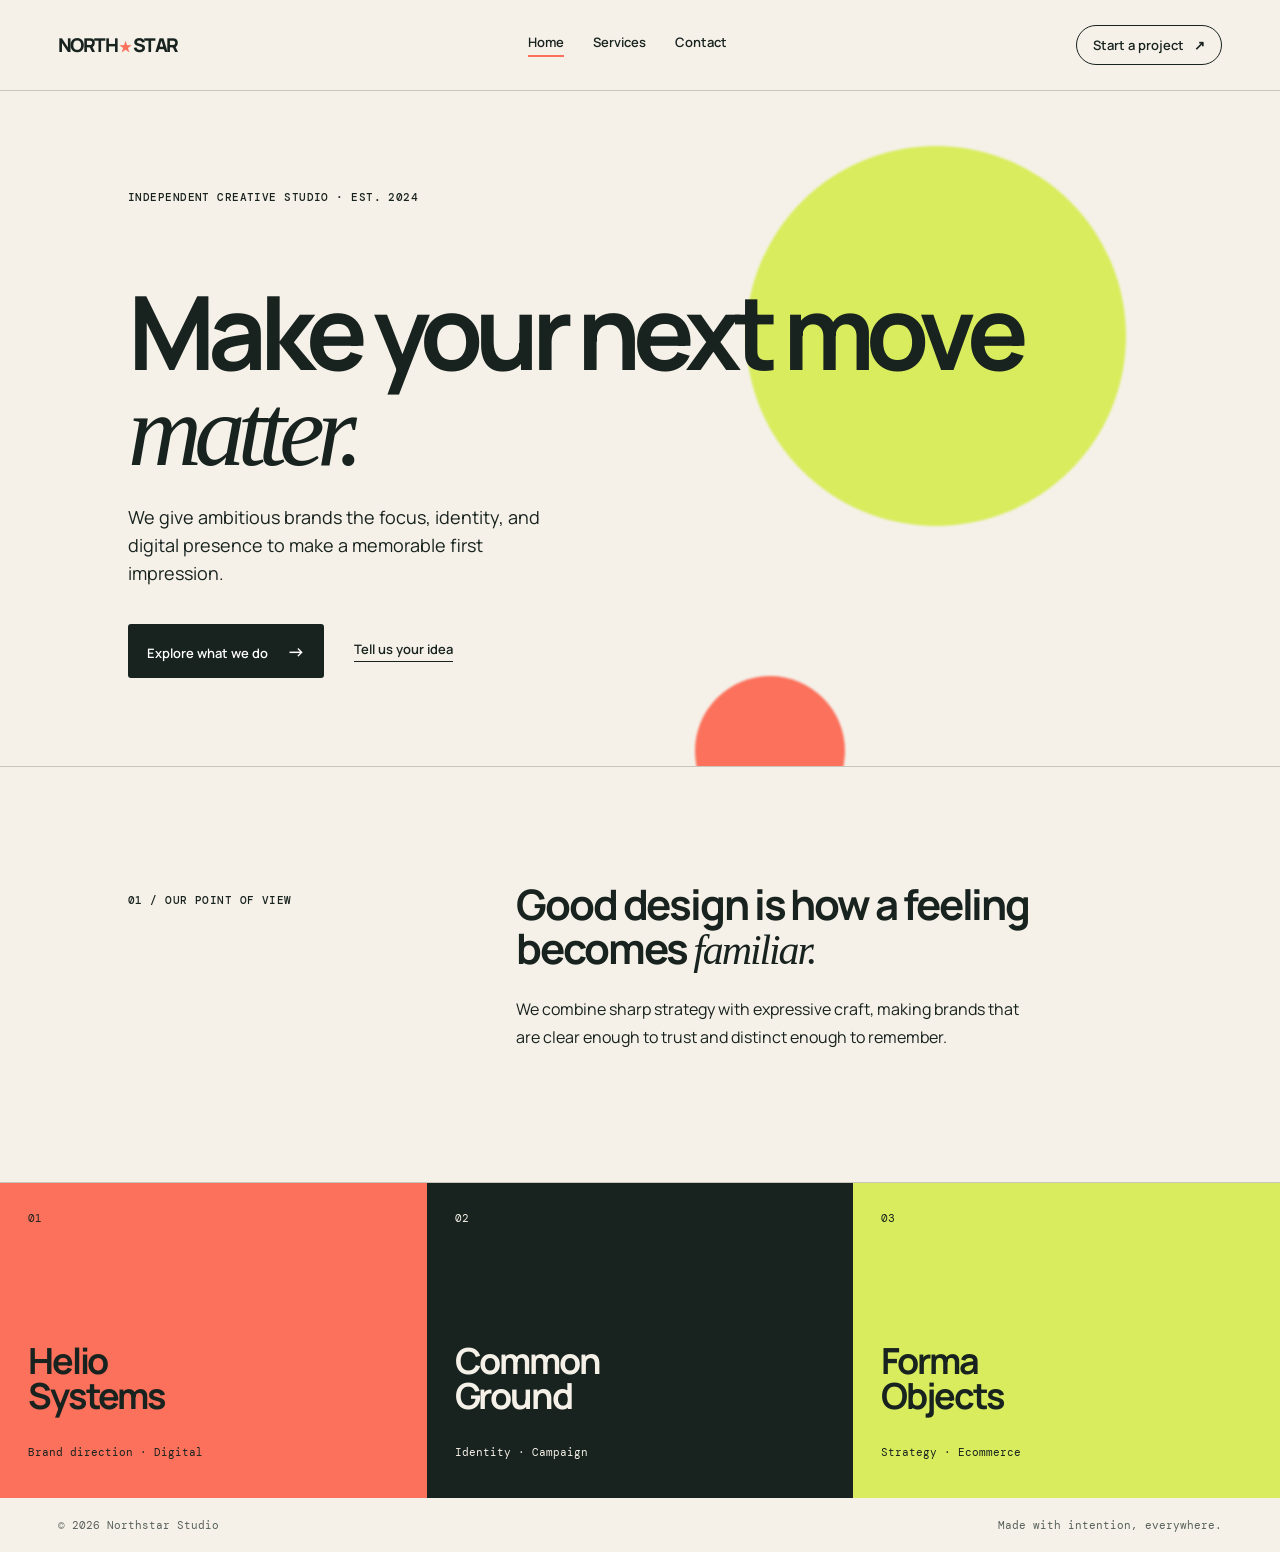
<file: index.html>
<!doctype html>
<html lang="en">
<head>
  <meta charset="UTF-8">
  <meta name="viewport" content="width=device-width, initial-scale=1.0">
  <title>Northstar — Build with clarity</title>
  <link rel="preconnect" href="https://fonts.googleapis.com">
  <link rel="preconnect" href="https://fonts.gstatic.com" crossorigin>
  <link href="https://fonts.googleapis.com/css2?family=DM+Mono:wght@400;500&family=Manrope:wght@400;500;600;700;800&display=swap" rel="stylesheet">
  <link rel="stylesheet" href="styles.css">
</head>
<body>
  <header class="site-header">
    <a class="brand" href="index.html">NORTH<span>★</span>STAR</a>
    <nav aria-label="Main navigation"><a class="active" href="index.html">Home</a><a href="services.html">Services</a><a href="contact.html">Contact</a></nav>
    <a class="header-cta" href="contact.html">Start a project <span>↗</span></a>
  </header>
  <main>
    <section class="hero">
      <p class="eyebrow">Independent creative studio · Est. 2024</p>
      <h1>Make your next move <em>matter.</em></h1>
      <p class="hero-copy">We give ambitious brands the focus, identity, and digital presence to make a memorable first impression.</p>
      <div class="hero-actions"><a class="button" href="services.html">Explore what we do <span>→</span></a><a class="text-link" href="contact.html">Tell us your idea</a></div>
      <div class="orb orb-one"></div><div class="orb orb-two"></div>
    </section>
    <section class="intro section-grid">
      <p class="eyebrow">01 / Our point of view</p>
      <div><h2>Good design is how a feeling becomes <em>familiar.</em></h2><p>We combine sharp strategy with expressive craft, making brands that are clear enough to trust and distinct enough to remember.</p></div>
    </section>
    <section class="work-strip">
      <div class="work-card card-coral"><span>01</span><h3>Helio<br>Systems</h3><p>Brand direction · Digital</p></div>
      <div class="work-card card-ink"><span>02</span><h3>Common<br>Ground</h3><p>Identity · Campaign</p></div>
      <div class="work-card card-lime"><span>03</span><h3>Forma<br>Objects</h3><p>Strategy · Ecommerce</p></div>
    </section>
  </main>
  <footer><span>© 2026 Northstar Studio</span><span>Made with intention, everywhere.</span></footer>
</body>
</html>
</file>
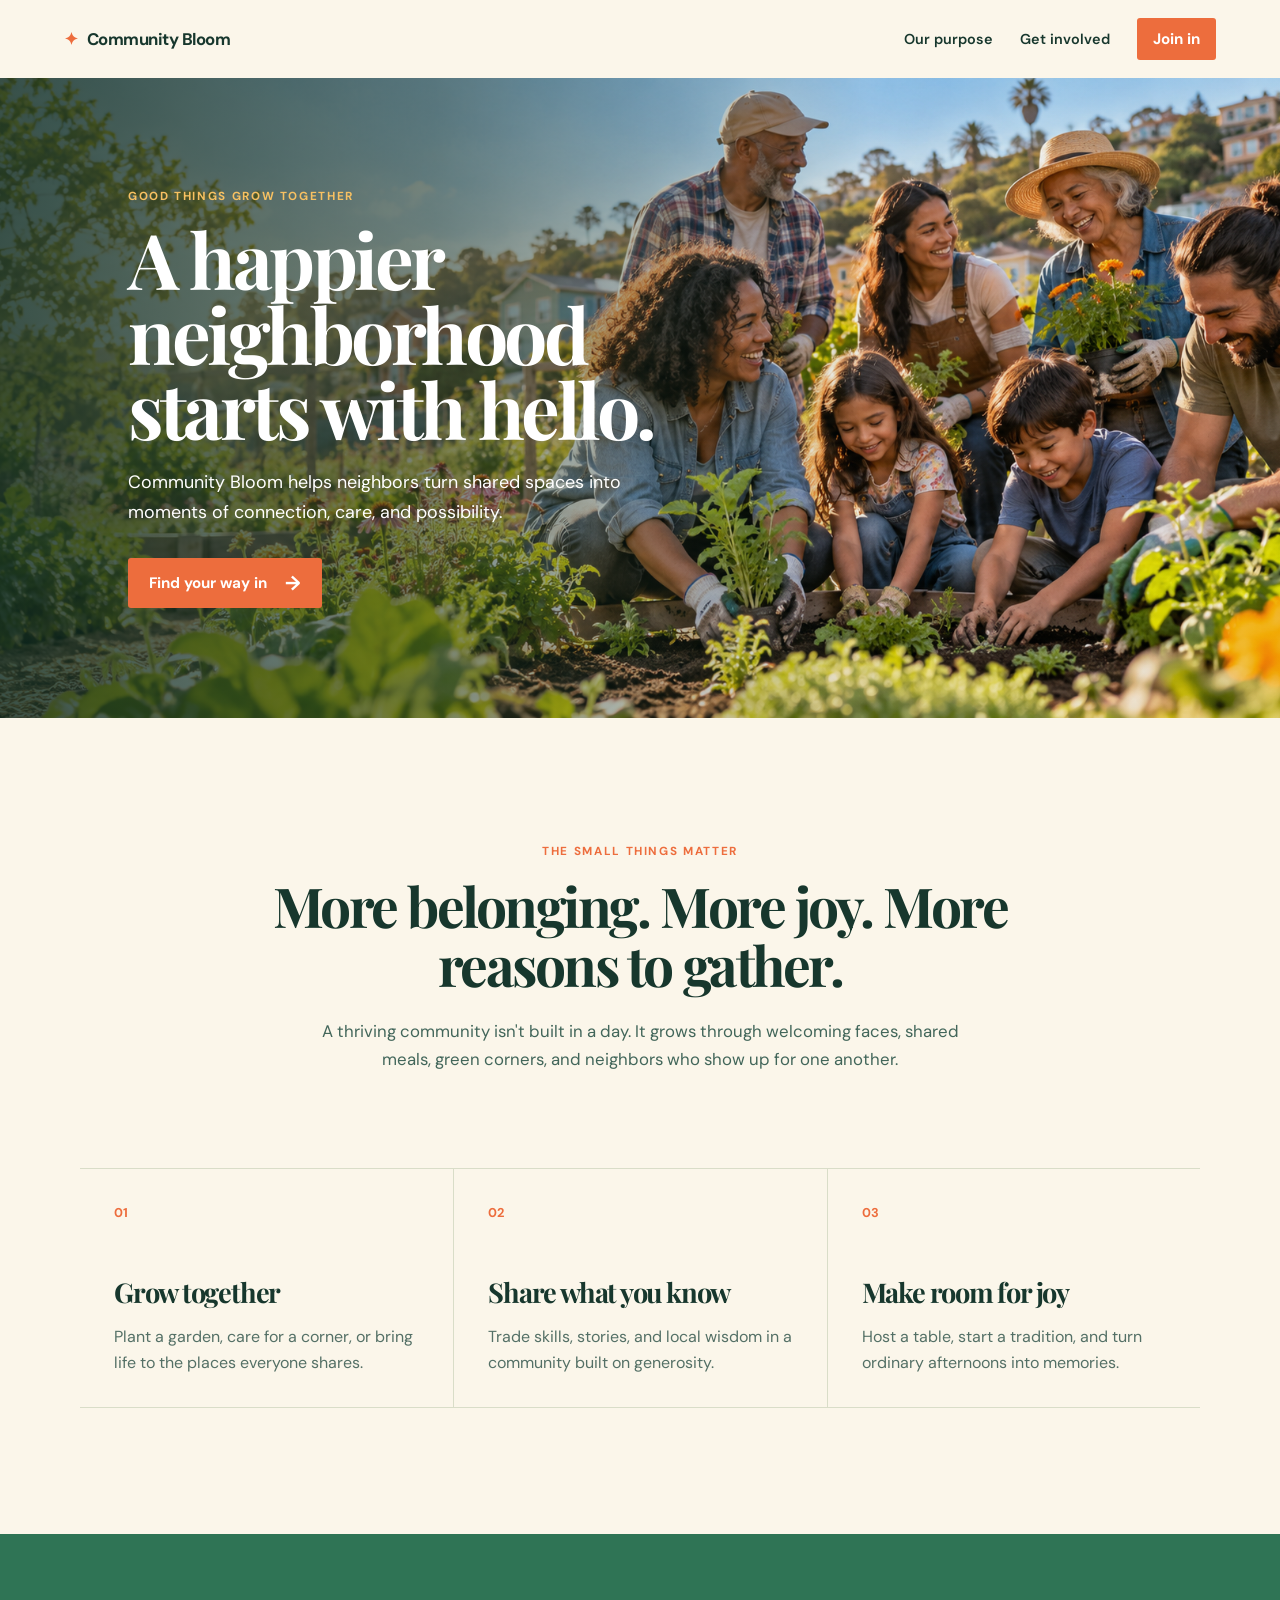
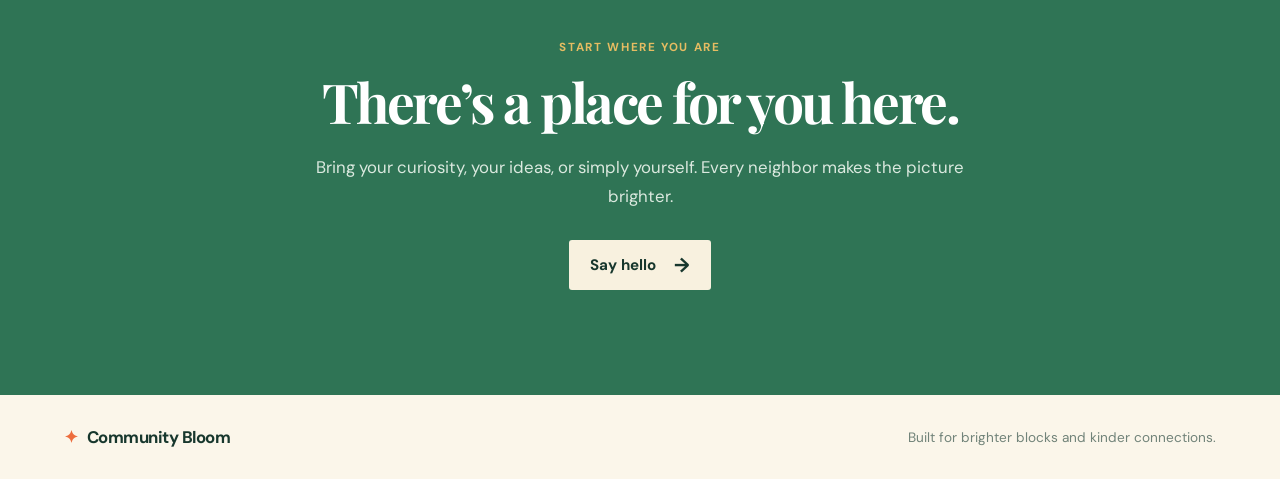
<file: community-bloom/index.html>
<!doctype html>
<html lang="en">
  <head>
    <meta charset="UTF-8" />
    <meta name="viewport" content="width=device-width, initial-scale=1.0" />
    <meta name="description" content="Community Bloom brings neighbors together through shared spaces, small acts, and big-hearted ideas." />
    <title>Community Bloom</title>
    <link rel="preconnect" href="https://fonts.googleapis.com" />
    <link rel="preconnect" href="https://fonts.gstatic.com" crossorigin />
    <link href="https://fonts.googleapis.com/css2?family=DM+Sans:wght@400;500;600;700&family=Playfair+Display:wght@600;700&display=swap" rel="stylesheet" />
    <link rel="stylesheet" href="styles.css" />
  </head>
  <body>
    <header class="site-header">
      <a class="brand" href="#home" aria-label="Community Bloom home"><span>✦</span> Community Bloom</a>
      <nav aria-label="Primary navigation"><a href="#purpose">Our purpose</a><a href="#ways">Get involved</a><a class="button button-small" href="#join">Join in</a></nav>
    </header>
    <main>
      <section class="hero" id="home">
        <img src="images/community-garden-hero.png" alt="Neighbors of different ages planting together in a sunny community garden" />
        <div class="hero-shade"></div>
        <div class="hero-content">
          <p class="eyebrow">Good things grow together</p>
          <h1>A happier neighborhood starts with hello.</h1>
          <p>Community Bloom helps neighbors turn shared spaces into moments of connection, care, and possibility.</p>
          <a class="button" href="#ways">Find your way in <span>→</span></a>
        </div>
      </section>
      <section class="intro" id="purpose">
        <p class="eyebrow">The small things matter</p>
        <h2>More belonging. More joy. More reasons to gather.</h2>
        <p class="lede">A thriving community isn't built in a day. It grows through welcoming faces, shared meals, green corners, and neighbors who show up for one another.</p>
      </section>
      <section class="ways" id="ways">
        <article><span class="number">01</span><h3>Grow together</h3><p>Plant a garden, care for a corner, or bring life to the places everyone shares.</p></article>
        <article><span class="number">02</span><h3>Share what you know</h3><p>Trade skills, stories, and local wisdom in a community built on generosity.</p></article>
        <article><span class="number">03</span><h3>Make room for joy</h3><p>Host a table, start a tradition, and turn ordinary afternoons into memories.</p></article>
      </section>
      <section class="join" id="join">
        <p class="eyebrow">Start where you are</p>
        <h2>There’s a place for you here.</h2>
        <p>Bring your curiosity, your ideas, or simply yourself. Every neighbor makes the picture brighter.</p>
        <a class="button button-light" href="mailto:hello@communitybloom.local">Say hello <span>→</span></a>
      </section>
    </main>
    <footer><a class="brand" href="#home"><span>✦</span> Community Bloom</a><p>Built for brighter blocks and kinder connections.</p></footer>
  </body>
</html>
</file>
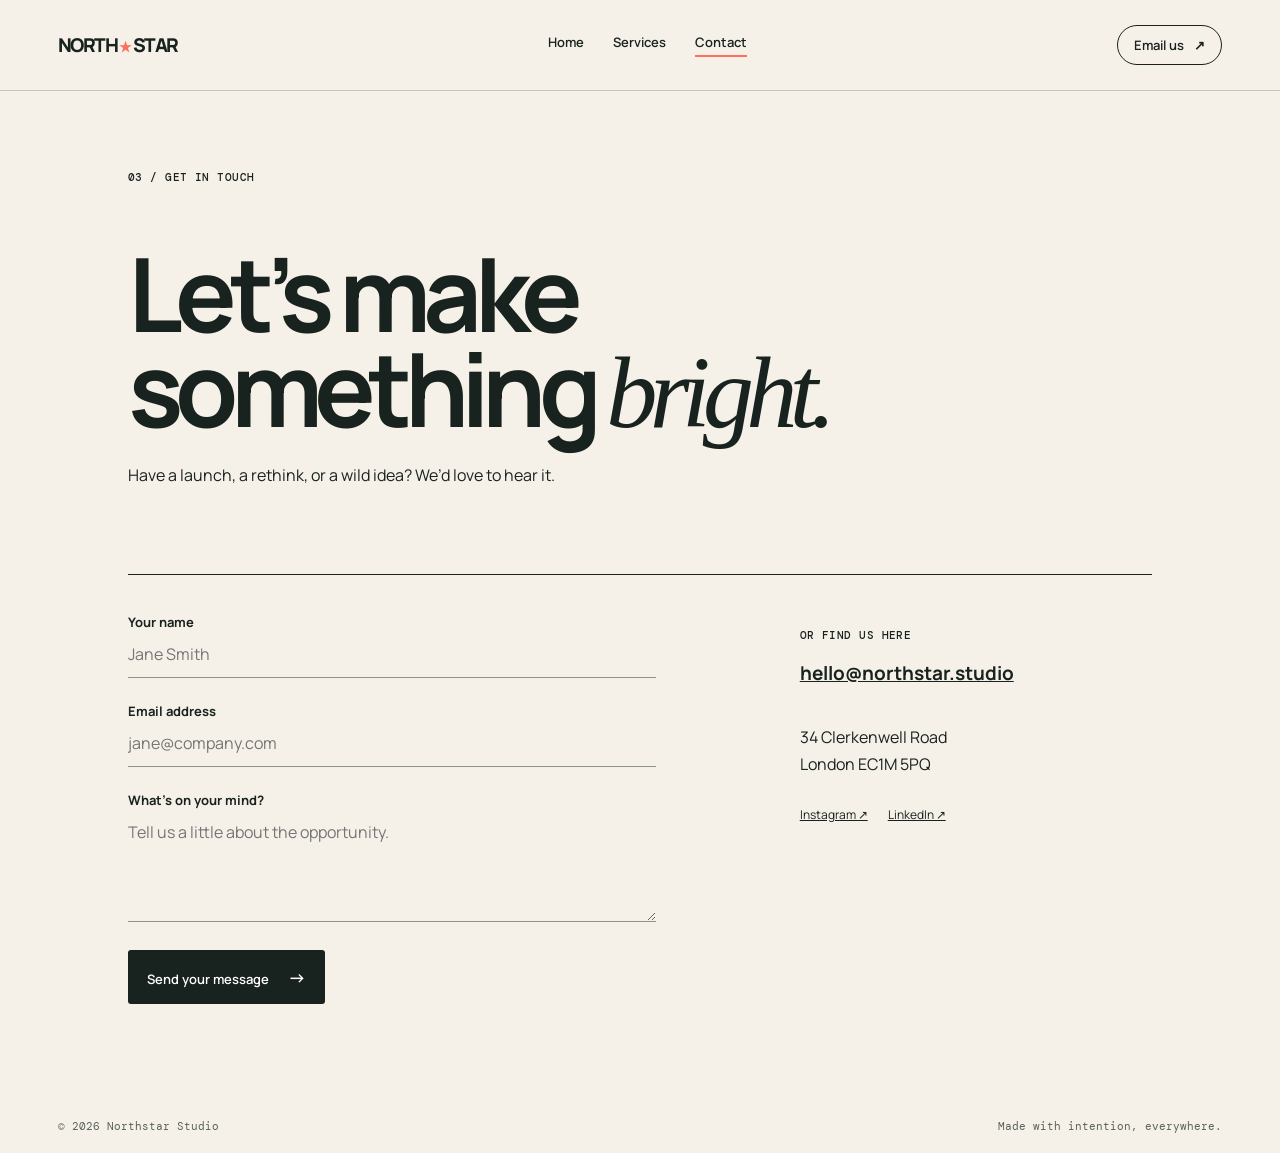
<file: contact.html>
<!doctype html>
<html lang="en">
<head>
  <meta charset="UTF-8"><meta name="viewport" content="width=device-width, initial-scale=1.0">
  <title>Contact — Northstar</title>
  <link rel="preconnect" href="https://fonts.googleapis.com"><link rel="preconnect" href="https://fonts.gstatic.com" crossorigin>
  <link href="https://fonts.googleapis.com/css2?family=DM+Mono:wght@400;500&family=Manrope:wght@400;500;600;700;800&display=swap" rel="stylesheet"><link rel="stylesheet" href="styles.css">
</head>
<body>
  <header class="site-header"><a class="brand" href="index.html">NORTH<span>★</span>STAR</a><nav aria-label="Main navigation"><a href="index.html">Home</a><a href="services.html">Services</a><a class="active" href="contact.html">Contact</a></nav><a class="header-cta" href="mailto:hello@northstar.studio">Email us <span>↗</span></a></header>
  <main class="contact-page">
    <section class="page-heading"><p class="eyebrow">03 / Get in touch</p><h1>Let’s make something <em>bright.</em></h1><p>Have a launch, a rethink, or a wild idea? We’d love to hear it.</p></section>
    <section class="contact-layout"><form><label>Your name<input type="text" name="name" placeholder="Jane Smith"></label><label>Email address<input type="email" name="email" placeholder="jane@company.com"></label><label>What’s on your mind?<textarea name="message" rows="4" placeholder="Tell us a little about the opportunity."></textarea></label><button class="button" type="submit">Send your message <span>→</span></button></form><aside><p class="eyebrow">Or find us here</p><a href="mailto:hello@northstar.studio">hello@northstar.studio</a><p>34 Clerkenwell Road<br>London EC1M 5PQ</p><div class="socials"><a href="#">Instagram ↗</a><a href="#">LinkedIn ↗</a></div></aside></section>
  </main>
  <footer><span>© 2026 Northstar Studio</span><span>Made with intention, everywhere.</span></footer>
</body>
</html>
</file>
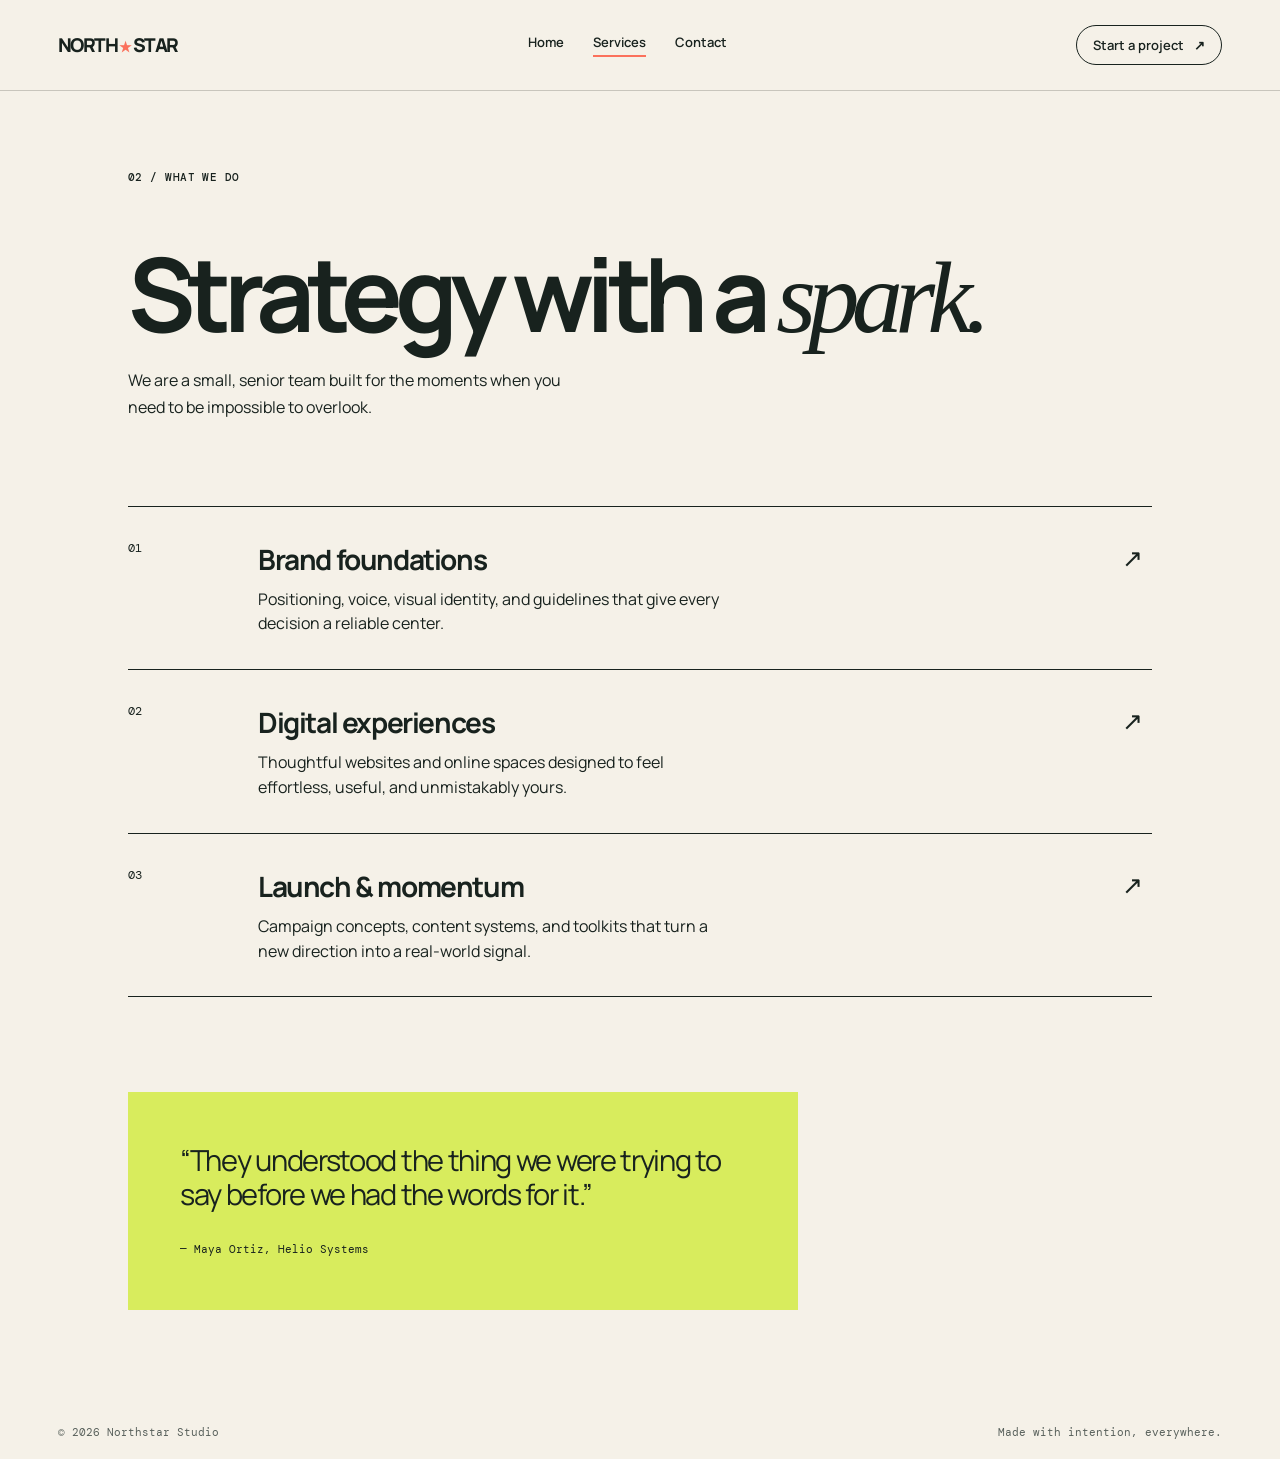
<file: services.html>
<!doctype html>
<html lang="en">
<head>
  <meta charset="UTF-8"><meta name="viewport" content="width=device-width, initial-scale=1.0">
  <title>Services — Northstar</title>
  <link rel="preconnect" href="https://fonts.googleapis.com"><link rel="preconnect" href="https://fonts.gstatic.com" crossorigin>
  <link href="https://fonts.googleapis.com/css2?family=DM+Mono:wght@400;500&family=Manrope:wght@400;500;600;700;800&display=swap" rel="stylesheet"><link rel="stylesheet" href="styles.css">
</head>
<body>
  <header class="site-header"><a class="brand" href="index.html">NORTH<span>★</span>STAR</a><nav aria-label="Main navigation"><a href="index.html">Home</a><a class="active" href="services.html">Services</a><a href="contact.html">Contact</a></nav><a class="header-cta" href="contact.html">Start a project <span>↗</span></a></header>
  <main class="inner-page">
    <section class="page-heading"><p class="eyebrow">02 / What we do</p><h1>Strategy with a <em>spark.</em></h1><p>We are a small, senior team built for the moments when you need to be impossible to overlook.</p></section>
    <section class="service-list">
      <article><div class="service-no">01</div><div><h2>Brand foundations</h2><p>Positioning, voice, visual identity, and guidelines that give every decision a reliable center.</p></div><span class="arrow">↗</span></article>
      <article><div class="service-no">02</div><div><h2>Digital experiences</h2><p>Thoughtful websites and online spaces designed to feel effortless, useful, and unmistakably yours.</p></div><span class="arrow">↗</span></article>
      <article><div class="service-no">03</div><div><h2>Launch &amp; momentum</h2><p>Campaign concepts, content systems, and toolkits that turn a new direction into a real-world signal.</p></div><span class="arrow">↗</span></article>
    </section>
    <section class="quote"><p>“They understood the thing we were trying to say before we had the words for it.”</p><span>— Maya Ortiz, Helio Systems</span></section>
  </main>
  <footer><span>© 2026 Northstar Studio</span><span>Made with intention, everywhere.</span></footer>
</body>
</html>
</file>
<file: styles.css>
:root{--ink:#18221e;--paper:#f5f1e8;--coral:#fb715c;--lime:#d8ec5d;--line:#c8c5bc}*{box-sizing:border-box}body{margin:0;background:var(--paper);color:var(--ink);font-family:Manrope,Arial,sans-serif}.site-header,footer{display:flex;align-items:center;justify-content:space-between;padding:25px 4.5%;border-bottom:1px solid var(--line)}.brand{font-weight:800;letter-spacing:-1.5px;color:var(--ink);text-decoration:none;font-size:19px}.brand span{color:var(--coral);font-size:14px;margin:0 2px}nav{display:flex;gap:29px}nav a,.header-cta,.text-link{color:var(--ink);font-size:13px;text-decoration:none;font-weight:600}nav a.active{border-bottom:2px solid var(--coral);padding-bottom:4px}.header-cta{border:1px solid var(--ink);border-radius:40px;padding:10px 16px}.header-cta span{margin-left:7px}.hero{min-height:620px;padding:88px 10%;position:relative;overflow:hidden;border-bottom:1px solid var(--line)}.eyebrow{font-family:'DM Mono',monospace;text-transform:uppercase;letter-spacing:.04em;font-size:11px;font-weight:500}.hero h1,.page-heading h1{font-size:clamp(54px,8vw,122px);line-height:.93;letter-spacing:-.075em;max-width:900px;margin:80px 0 26px;position:relative;z-index:1}.hero em,h1 em,h2 em{font-family:Georgia,serif;font-weight:400}.hero-copy{font-size:18px;line-height:1.55;max-width:430px;position:relative;z-index:1}.hero-actions{display:flex;align-items:center;gap:30px;margin-top:36px;position:relative;z-index:1}.button{background:var(--ink);color:#fff;border:0;border-radius:3px;padding:15px 19px;font:600 13px Manrope;cursor:pointer;text-decoration:none;display:inline-block}.button span{margin-left:16px;font-size:18px}.text-link{border-bottom:1px solid var(--ink);padding-bottom:3px}.orb{position:absolute;border-radius:50%;filter:blur(1px)}.orb-one{width:380px;height:380px;right:12%;top:55px;background:var(--lime)}.orb-two{width:150px;height:150px;right:34%;bottom:-60px;background:var(--coral)}.section-grid{display:grid;grid-template-columns:1fr 2fr;gap:70px;padding:115px 10%;border-bottom:1px solid var(--line)}.section-grid h2{font-size:42px;line-height:1.05;letter-spacing:-.05em;margin:0 0 24px;max-width:650px}.section-grid div p{line-height:1.7;max-width:520px}.work-strip{display:grid;grid-template-columns:repeat(3,1fr)}.work-card{min-height:315px;padding:28px;display:flex;flex-direction:column}.work-card span,.work-card p,footer{font:11px 'DM Mono',monospace}.work-card h3{font-size:36px;line-height:.98;letter-spacing:-.06em;margin:auto 0 20px}.card-coral{background:var(--coral)}.card-ink{background:var(--ink);color:var(--paper)}.card-lime{background:var(--lime)}footer{border-bottom:0;padding-top:20px;padding-bottom:20px;color:#59615c}.inner-page,.contact-page{padding:0 10% 95px}.page-heading{padding:68px 0}.page-heading h1{margin:62px 0 22px}.page-heading>p:last-child{max-width:440px;line-height:1.7}.service-list{border-top:1px solid var(--ink)}.service-list article{display:grid;grid-template-columns:110px 1fr 30px;gap:20px;padding:33px 0;border-bottom:1px solid var(--ink)}.service-no{font:12px 'DM Mono',monospace}.service-list h2{font-size:28px;letter-spacing:-.05em;margin:0}.service-list p{max-width:480px;line-height:1.55;margin:9px 0 0}.arrow{font-size:25px}.quote{margin-top:95px;background:var(--lime);padding:52px;max-width:670px}.quote p{font-size:29px;line-height:1.15;letter-spacing:-.045em;margin:0 0 25px}.quote span{font:11px 'DM Mono',monospace}.contact-layout{display:grid;grid-template-columns:1.5fr 1fr;gap:14%;border-top:1px solid var(--ink);padding-top:38px}form{display:flex;flex-direction:column;gap:24px}label{font-size:13px;font-weight:700}input,textarea{display:block;background:transparent;border:0;border-bottom:1px solid #8c928d;width:100%;font:16px Manrope;padding:12px 0;outline:none;resize:vertical}input:focus,textarea:focus{border-color:var(--coral)}form .button{align-self:flex-start;margin-top:4px}aside{padding-top:4px}aside>a{color:var(--ink);font-size:19px;font-weight:700;display:block;margin:18px 0 38px}aside>p:not(.eyebrow){line-height:1.7}.socials{display:flex;gap:20px;margin-top:28px}.socials a{font-size:12px;color:var(--ink)}@media(max-width:680px){.site-header{padding:18px 6%}nav{gap:14px}.header-cta{display:none}.hero{padding:65px 8%;min-height:560px}.hero h1{margin-top:72px}.orb-one{width:230px;height:230px;right:-50px;top:80px}.section-grid,.contact-layout{grid-template-columns:1fr;gap:28px;padding:70px 8%}.work-strip{grid-template-columns:1fr}.work-card{min-height:215px}.inner-page,.contact-page{padding:0 8% 65px}.service-list article{grid-template-columns:45px 1fr}.service-list .arrow{display:none}.quote{margin-top:60px;padding:34px}.contact-layout{padding:35px 0 0}footer{padding:18px 6%;font-size:9px}}
</file>
<file: community-bloom/styles.css>
:root { --ink:#17372d; --cream:#fbf6ea; --orange:#ed6d3d; --leaf:#2f7455; --line:#d9ddc8; }
* { box-sizing:border-box; } html { scroll-behavior:smooth; } body { margin:0; background:var(--cream); color:var(--ink); font-family:"DM Sans", sans-serif; } .site-header { height:78px; padding:0 clamp(24px,5vw,76px); display:flex; align-items:center; justify-content:space-between; background:var(--cream); } .brand { color:var(--ink); font-size:1.05rem; font-weight:700; text-decoration:none; letter-spacing:-.03em; } .brand span { color:var(--orange); margin-right:6px; } nav { display:flex; gap:27px; align-items:center; } nav a { color:var(--ink); text-decoration:none; font-size:.9rem; font-weight:600; } .button { display:inline-flex; align-items:center; gap:18px; padding:15px 21px; background:var(--orange); color:white; text-decoration:none; font-size:.95rem; font-weight:700; border-radius:3px; } .button span { font-size:1.25rem; line-height:0; } .button-small { padding:11px 16px; color:white; } .hero { min-height:640px; position:relative; display:grid; align-items:center; overflow:hidden; } .hero img,.hero-shade { position:absolute; inset:0; width:100%; height:100%; } .hero img { object-fit:cover; object-position:center; } .hero-shade { background:linear-gradient(90deg,rgba(15,44,34,.82) 0%,rgba(15,44,34,.55) 34%,rgba(15,44,34,.05) 68%); } .hero-content { position:relative; z-index:1; color:white; width:min(610px,90%); margin-left:clamp(24px,10vw,150px); } .eyebrow { margin:0 0 17px; color:var(--orange); text-transform:uppercase; font-size:.73rem; font-weight:700; letter-spacing:.14em; } .hero .eyebrow { color:#f8c162; } h1,h2,h3 { font-family:"Playfair Display",serif; letter-spacing:-.045em; } h1 { font-size:clamp(3.2rem,6vw,5.8rem); line-height:.98; margin:0 0 22px; } .hero-content > p:not(.eyebrow) { max-width:510px; font-size:1.12rem; line-height:1.65; margin:0 0 31px; } .intro { text-align:center; padding:125px 24px 94px; max-width:850px; margin:auto; } h2 { font-size:clamp(2.5rem,4.3vw,4.1rem); line-height:1.08; margin:0 0 22px; } .lede,.join > p:not(.eyebrow) { font-size:1.05rem; line-height:1.7; color:#42665a; max-width:650px; margin:0 auto; } .ways { display:grid; grid-template-columns:repeat(3,1fr); gap:0; max-width:1170px; padding:0 25px 126px; margin:auto; } .ways article { padding:32px 34px 30px; border-top:1px solid var(--line); border-bottom:1px solid var(--line); } .ways article + article { border-left:1px solid var(--line); } .number { color:var(--orange); font-weight:700; font-size:.8rem; } h3 { font-size:1.7rem; margin:52px 0 14px; } .ways p { color:#547066; line-height:1.65; margin:0; } .join { text-align:center; padding:105px 24px; background:var(--leaf); color:white; } .join .eyebrow { color:#e6bc62; } .join > p:not(.eyebrow) { color:#dbe9df; margin-bottom:30px; } .button-light { background:#f8f1df; color:var(--ink); } footer { display:flex; justify-content:space-between; align-items:center; padding:31px clamp(24px,5vw,76px); } footer p { color:#718379; margin:0; font-size:.85rem; } @media (max-width:700px) { nav a:not(.button) { display:none; } .site-header { height:68px; } .hero { min-height:590px; } .hero-shade { background:rgba(15,44,34,.58); } .hero-content { margin-left:24px; } .ways { grid-template-columns:1fr; padding-bottom:75px; } .ways article + article { border-left:0; } h3 { margin-top:28px; } footer { align-items:flex-start; flex-direction:column; gap:12px; } }
</file>
